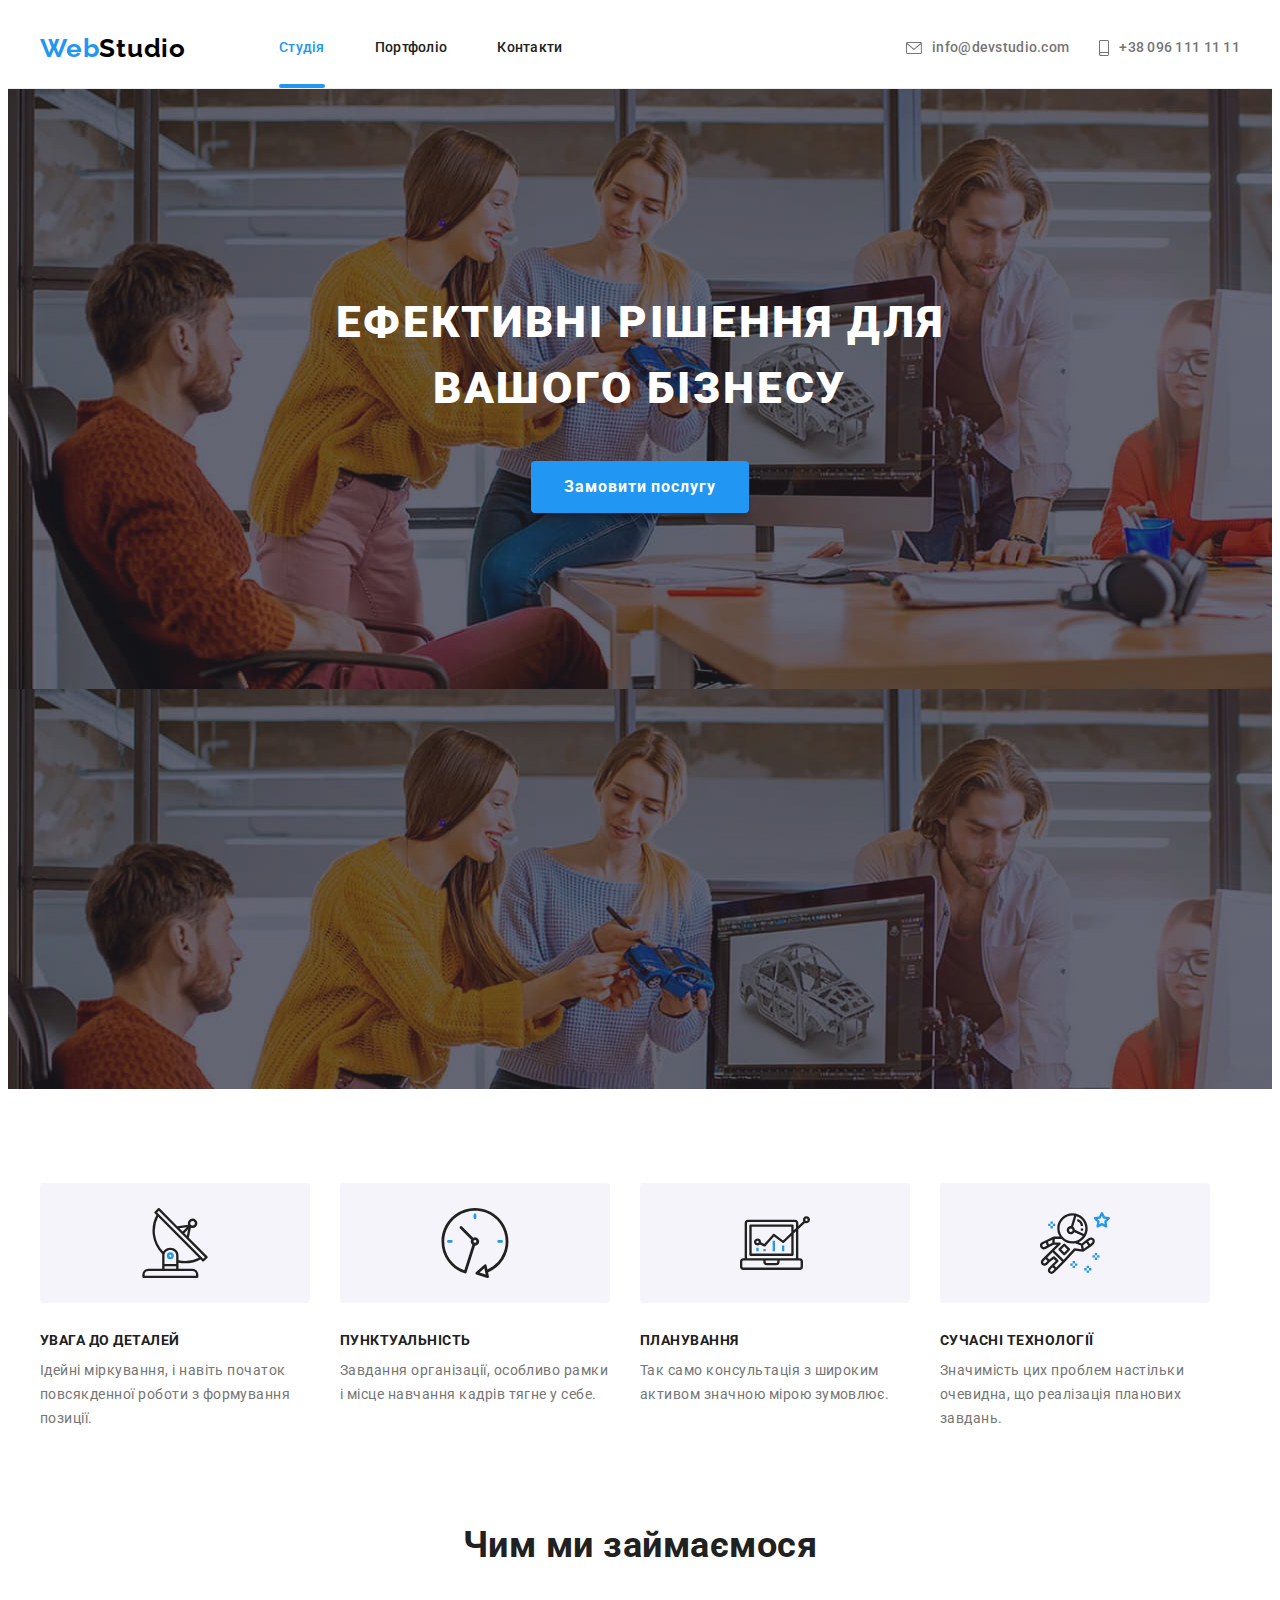
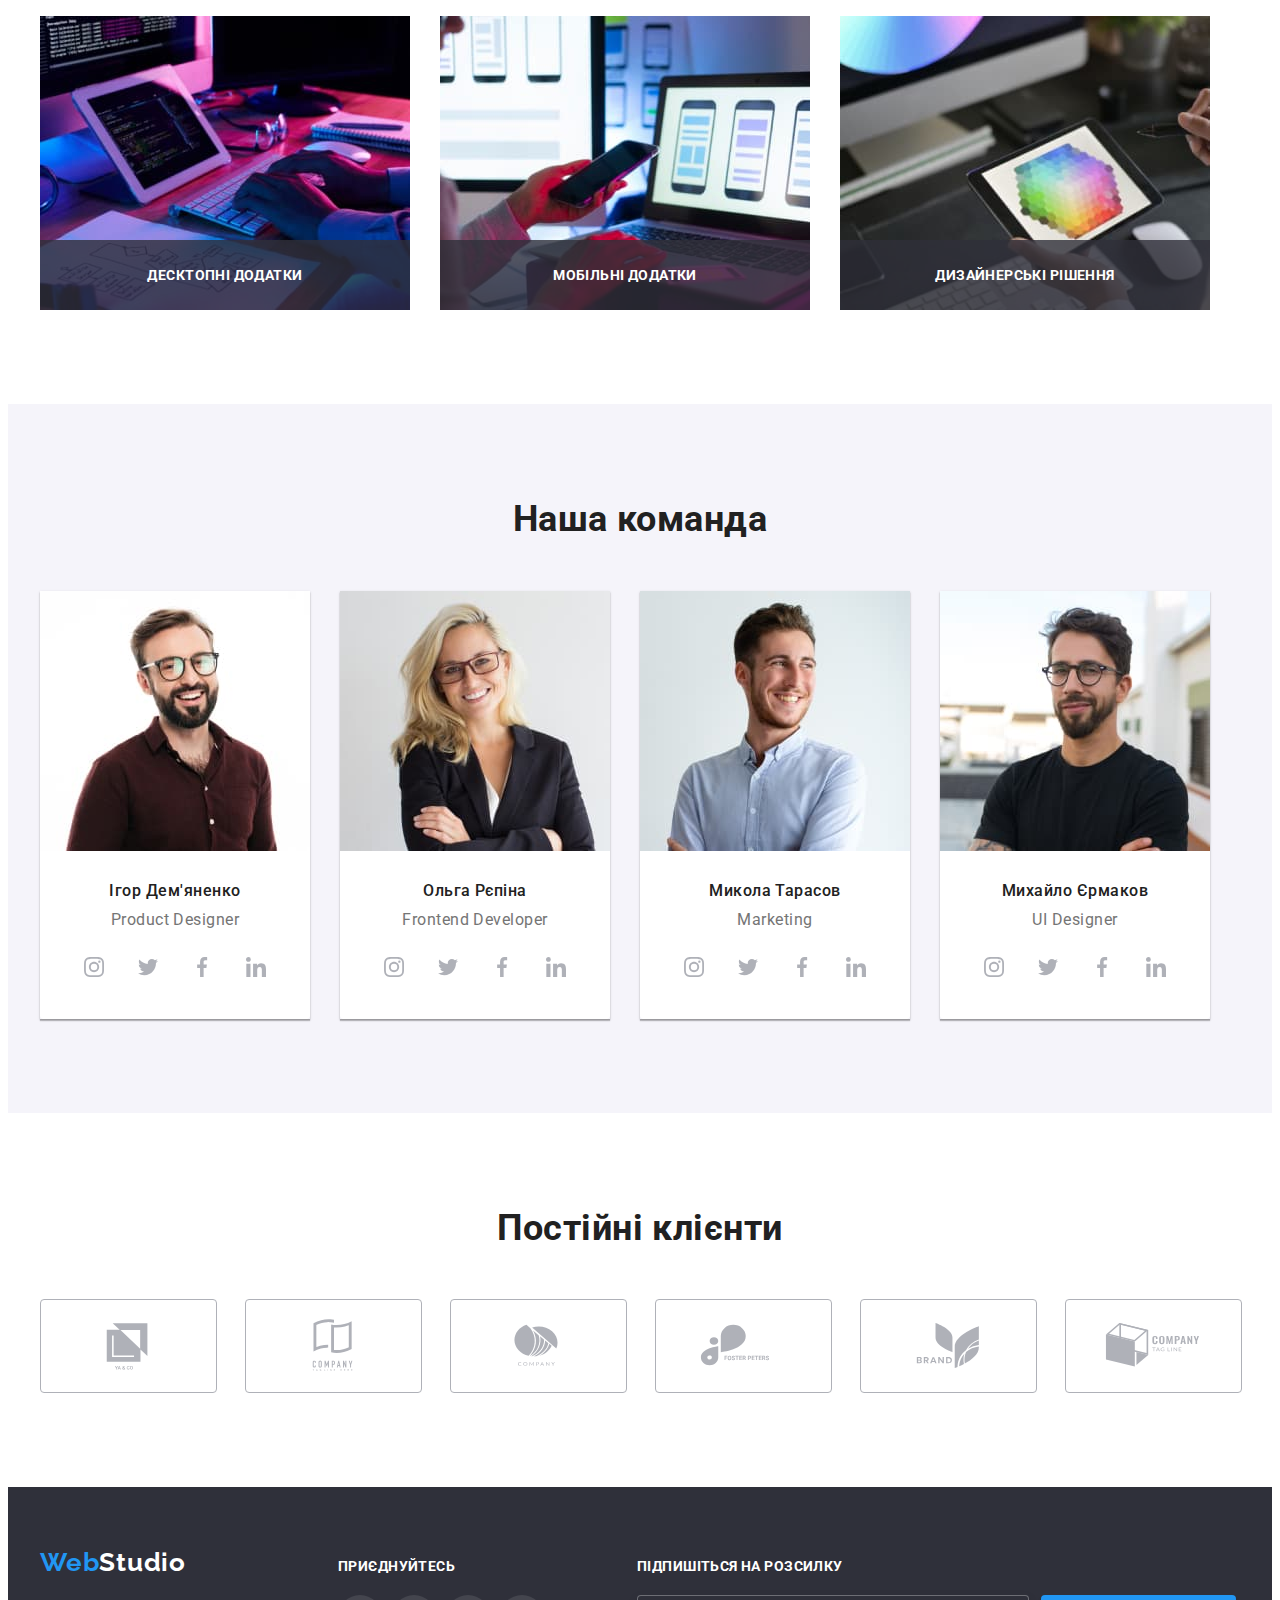
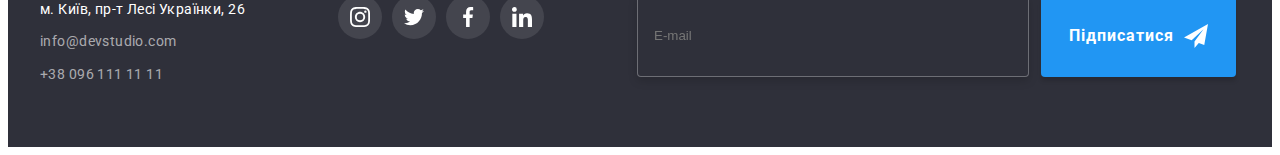
<file: index.html>
<!DOCTYPE html>
<html lang="uk">
  <head>
    <meta charset="UTF-8" />
    <meta http-equiv="X-UA-Compatible" content="IE=edge" />
    <meta name="viewport" content="width=device-width, initial-scale=1.0" />
    <title>Студія</title>
    <link rel="preconnect" href="https://fonts.googleapis.com" />
    <link rel="preconnect" href="https://fonts.gstatic.com" crossorigin />
    <link
      href="https://fonts.googleapis.com/css2?family=Raleway:wght@700&family=Roboto:wght@400;500;700;900&display=swap"
      rel="stylesheet"
    />
    <link
      rel="stylesheet"
      href="https://cdnjs.cloudflare.com/ajax/libs/modern-normalize/1.1.0/modern-normalize.min.css"
      integrity="sha512-wpPYUAdjBVSE4KJnH1VR1HeZfpl1ub8YT/NKx4PuQ5NmX2tKuGu6U/JRp5y+Y8XG2tV+wKQpNHVUX03MfMFn9Q=="
      crossorigin="anonymous"
      referrerpolicy="no-referrer"
    />
    <link rel="stylesheet" href="./css/main.min.css" />
  </head>
  <body>
    <header class="header">
      <div class="container">
        <div class="header__nav-link">
          <nav class="nav">
            <a class="logo" href="./index.html" lang="en" 
              >Web<span class="logo__header">Studio</span></a
            >
            <ul class="nav__list">
              <li class="nav__item"><a href="./index.html" class="nav__link nav__link--current">Студія</a></li>
              <li class="nav__item"><a href="./portfolio.html" class="nav__link">Портфоліо</a></li>
              <li class="nav__item"><a href="#" class="nav__link">Контакти</a></li>
            </ul>
          </nav>
          <ul class="header__contact">
            <li>
              <a href="mailto:info@devstudio.com" class="header__link">
                <svg class="header__icon" width="16" height="12">
                <use href="./images/icons.svg#icon-envelope"></use></svg>                
               info@devstudio.com </a>
            </li>
            <li>
              <a href="tel:+380961111111" class="header__link">
                 <svg class="header__icon" width="10" height="16">
                <use href="./images/icons.svg#icon-smartphone"></use></svg>               
                +38 096 111 11 11</a></li>
          </ul>
        </div>
      </div>
    </header>
    <main>
      <section class="hero">
        <div class="container">
          <h1 class="hero__title">Ефективні рішення для вашого бізнесу</h1>
          <button type="button" class="hero__button" data-modal-open>Замовити послугу</button>
        </div>
        
      </section>
      <section class="preference">
        <div class="container">
          <h2 class="visually-hidden">Наші переваги</h2>
          <ul class="preference__list">
            <li class="preference__item">
              <div class="preference__card">
                <svg class="preference__icon" width="70" height="70">
                <use href="./images/icons.svg#icon-antenna"></use></svg>
              </div>
              <h3 class="preference__title">Увага до деталей</h3>
              <p>Ідейні міркування, і навіть початок повсякденної роботи з формування позиції.</p>
            </li>
            <li class="preference__item">
                            <div class="preference__card">
                <svg class="preference__icon" width="70" height="70">
                <use href="./images/icons.svg#icon-clock"></use></svg>
              </div>
              <h3 class="preference__title">Пунктуальність</h3>
              <p>Завдання організації, особливо рамки і місце навчання кадрів тягне у себе.</p>
            </li>
            <li class="preference__item">
                            <div class="preference__card">
                <svg class="preference__icon" width="70" height="70">
                <use href="./images/icons.svg#icon-diagram"></use></svg>
              </div>
              <h3 class="preference__title">Планування</h3>
              <p>Так само консультація з широким активом значною мірою зумовлює.</p>
            </li>
            <li class="preference__item">
                            <div class="preference__card">
                <svg class="preference__icon" width="70" height="70">
                <use href="./images/icons.svg#icon-astronaut"></use></svg>
              </div>
              <h3 class="preference__title">Сучасні технології</h3>
              <p>Значимість цих проблем настільки очевидна, що реалізація планових завдань.</p>
            </li>
          </ul>
        </div>
      </section>
      <section class="work">
        <div class="container">
          <h2 class="work__title">Чим ми займаємося</h2>
          <ul class="work__list">
            <li class="work__item">
              <div class="work__card">
                <img src="./images/computer.jpg" alt="Людина працює за комп'ютером" width="370" />
                <h3 class="work__activity-title">Десктопні додатки</h3>
              </div>
            </li>
            <li class="work__item">
              <div class="work__card">
                <img src="./images/smartphone.jpg" alt="Людина працює зі смартфоном і комп'ютером" width="370" />
                <h3 class="work__activity-title">Мобільні додатки</h3>
              </div>
            </li>
            <li class="work__item">
              <div class="work__card">
                <img src="./images/tablet.jpg" alt="Людина працює з планшетом" width="370" />
                <h3 class="work__activity-title">Дизайнерські рішення</h3>
              </div>
            </li>
          </ul>
        </div>
      </section>
      <section class="team">
        <div class="container">
          <h2 class="team__title">Наша команда</h2>
          <ul class="team__list">
            <li class="team__item">
              <img src="./images/prod_designer.jpg" alt="Чоловік в червоній рубашці" width="270" />
              <div class="team__card">
                <h3 class="team__name">Ігор Дем'яненко</h3>
                <p class="team__specialty" lang="en">Product Designer</p>
                <ul class="team__net-list">
                  <li class="team__net-item">
                    <a href="" class="team__net-link">
                      <svg class="team__net-icon" width="20" height="20">
                        <use href="./images/icons.svg#icon-instagram"></use>
                      </svg>
                    </a>
                  </li>
                  <li class="team__net-item">
                    <a href="" class="team__net-link">
                      <svg class="team__net-icon" width="20" height="20">
                        <use href="./images/icons.svg#icon-twitter"></use>
                      </svg>
                    </a>
                  </li>
                  <li class="team__net-item">
                    <a href="" class="team__net-link">
                      <svg class="team__net-icon" width="20" height="20">
                        <use href="./images/icons.svg#icon-facebook"></use>
                      </svg>
                    </a>
                  </li>
                  <li class="team__net-item">
                    <a href="" class="team__net-link">
                      <svg class="team__net-icon" width="20" height="20">
                        <use href="./images/icons.svg#icon-linkedin"></use>
                      </svg>
                    </a>
                  </li>
                </ul>
              </div>
            </li>
            <li class="team__item">
              <img src="./images/frontend.jpg" alt="Жінка в чорному піджаку" width="270" />
              <div class="team__card">
                <h3 class="team__name">Ольга Рєпіна</h3>
                <p class="team__specialty" lang="en">Frontend Developer</p>
                <ul class="team__net-list">
                  <li class="team__net-item">
                    <a href="" class="team__net-link">
                      <svg class="team__net-icon" width="20" height="20">
                        <use href="./images/icons.svg#icon-instagram"></use>
                      </svg>
                    </a>
                  </li>
                  <li class="team__net-item">
                    <a href="" class="team__net-link">
                      <svg class="team__net-icon" width="20" height="20">
                        <use href="./images/icons.svg#icon-twitter"></use>
                      </svg>
                    </a>
                  </li>
                  <li class="team__net-item">
                    <a href="" class="team__net-link">
                      <svg class="team__net-icon" width="20" height="20">
                        <use href="./images/icons.svg#icon-facebook"></use>
                      </svg>
                    </a>
                  </li>
                  <li class="team__net-item">
                    <a href="" class="team__net-link">
                      <svg class="team__net-icon" width="20" height="20">
                        <use href="./images/icons.svg#icon-linkedin"></use>
                      </svg>
                    </a>
                  </li>
                </ul>
              </div>
            </li>
            <li class="team__item">
              <img src="./images/marketing.jpg" alt="Чоловік в синій рубашці" width="270" />
              <div class="team__card">
                <h3 class="team__name">Микола Тарасов</h3>
                <p class="team__specialty" lang="en">Marketing</p>
                <ul class="team__net-list">
                  <li class="team__net-item">
                    <a href="" class="team__net-link">
                      <svg class="team__net-icon" width="20" height="20">
                        <use href="./images/icons.svg#icon-instagram"></use>
                      </svg>
                    </a>
                  </li>
                  <li class="team__net-item">
                    <a href="" class="team__net-link">
                      <svg class="team__net-icon" width="20" height="20">
                        <use href="./images/icons.svg#icon-twitter"></use>
                      </svg>
                    </a>
                  </li>
                  <li class="team__net-item">
                    <a href="" class="team__net-link">
                      <svg class="team__net-icon" width="20" height="20">
                        <use href="./images/icons.svg#icon-facebook"></use>
                      </svg>
                    </a>
                  </li>
                  <li class="team__net-item">
                    <a href="" class="team__net-link">
                      <svg class="team__net-icon" width="20" height="20">
                        <use href="./images/icons.svg#icon-linkedin"></use>
                      </svg>
                    </a>
                  </li>
                </ul>
              </div>
            </li>
            <li class="team__item">
              <img src="./images/ui_designer.jpg" alt="Чоловік в чорній футболці" width="270" />
              <div class="team__card">
                <h3 class="team__name">Михайло Єрмаков</h3>
                <p class="team__specialty" lang="en">UI Designer</p>
                <ul class="team__net-list">
                  <li class="team__net-item">
                    <a href="" class="team__net-link">
                      <svg class="team__net-icon" width="20" height="20">
                        <use href="./images/icons.svg#icon-instagram"></use>
                      </svg>
                    </a>
                  </li>
                  <li class="team__net-item">
                    <a href="" class="team__net-link">
                      <svg class="team__net-icon" width="20" height="20">
                        <use href="./images/icons.svg#icon-twitter"></use>
                      </svg>
                    </a>
                  </li>
                  <li class="team__net-item">
                    <a href="" class="team__net-link">
                      <svg class="team__net-icon" width="20" height="20">
                        <use href="./images/icons.svg#icon-facebook"></use>
                      </svg>
                    </a>
                  </li>
                  <li class="team__net-item">
                    <a href="" class="team__net-link">
                      <svg class="team__net-icon" width="20" height="20">
                        <use href="./images/icons.svg#icon-linkedin"></use>
                      </svg>
                    </a>
                  </li>
                </ul>
              </div>
            </li>
          </ul>
        </div>
      </section>
      <section class="clients">
        <div class="container">
          <h2 class="clients__title">Постійні клієнти</h2>
          <ul class="clients__list">
            <li class="clients__item">
              <a href="" class="clients__link"
                ><svg class="clients__icon" width="106" height="60">
                  <use href="./images/icons.svg#icon-logo1"></use></svg
              ></a>
            </li>
            <li class="clients__item">
              <a href="" class="clients__link"
                ><svg class="clients__icon" width="106" height="60">
                  <use href="./images/icons.svg#icon-logo2"></use></svg
              ></a>
            </li>
            <li class="clients__item">
              <a href="" class="clients__link"
                ><svg class="clients__icon" width="106" height="60">
                  <use href="./images/icons.svg#icon-logo3"></use></svg
              ></a>
            </li>
            <li class="clients__item">
              <a href="" class="clients__link"
                ><svg class="clients__icon" width="106" height="60">
                  <use href="./images/icons.svg#icon-logo4"></use></svg
              ></a>
            </li>
            <li class="clients__item">
              <a href="" class="clients__link"
                ><svg class="clients__icon" width="106" height="60">
                  <use href="./images/icons.svg#icon-logo5"></use></svg
              ></a>
            </li>
            <li class="clients__item">
              <a href="" class="clients__link"
                ><svg class="clients__icon" width="106" height="60">
                  <use href="./images/icons.svg#icon-logo6"></use></svg
              ></a>
            </li>
          </ul>
        </div>
      </section>
    </main>
    <footer class="footer">
      <div class="container">
        <div class="footer__section">
        <div class="footer__address">
          <a class="logo" href="./index.html" lang="en"
            >Web<span class="logo__footer">Studio</span></a
          >
          <address class="address">
            <ul>
              <li class="address__item">
                <a
                  class="address__map"
                  href="https://goo.gl/maps/W8Mo3k8APGKfxBTi7"
                  target="_blank"
                  rel="noopener noreferrer nofollow"
                >
                  <span class="address__link-map">м. Київ, пр-т Лесі Українки, 26</span></a
                >
              </li>
              <li class="address__item">
                <a href="mailto:info@devstudio.com" lang="en" class="address__link"
                  >info@devstudio.com</a
                >
              </li>
              <li class="address__item">
                <a href="tel:+380961111111" class="address__link">+38 096 111 11 11</a>
              </li>
            </ul>
          </address>
        </div>
        <div class="footer__net-section">
          <h2 class="footer__titel">Приєднуйтесь</h2>
          <ul class="footer__net-list">
            <li class="footer__net-item">
              <a href="" class="footer__net-link">
                <svg class="footer__net-icon" width="20" height="20">
                  <use href="./images/icons.svg#icon-instagram"></use>
                </svg>
              </a>
            </li>
            <li class="footer__net-item">
              <a href="" class="footer__net-link">
                <svg class="footer__net-icon" width="20" height="20">
                  <use href="./images/icons.svg#icon-twitter"></use>
                </svg>
              </a>
            </li>
            <li class="footer__net-item">
              <a href="" class="footer__net-link">
                <svg class="footer__net-icon" width="20" height="20">
                  <use href="./images/icons.svg#icon-facebook"></use>
                </svg>
              </a>
            </li>
            <li class="footer__net-item">
              <a href="" class="footer__net-link">
                <svg class="footer__net-icon" width="20" height="20">
                  <use href="./images/icons.svg#icon-linkedin"></use>
                </svg>
              </a>
            </li>
          </ul>
        </div>

        <div class="footer__form-box">
          <h3 class="footer__titel">Підпишіться на розсилку</h3>
          <form name="footer__form">
            <div class="footer__subscribe">
              <input class="footer__input" type="email" name="person-mail" placeholder="E-mail">      
              <button type="submit" class="footer__button">
                Підписатися
                <svg class="footer__icon-send" width="24" height="24">
                  <use href="./images/icons.svg#icon-icon-send"></use>
                </svg>
              </button>
            </div>
          </form>
        </div>
        
      </div>
    </div>
  </div>
</footer>
        <div class="backdrop is-hidden" data-modal>
          <div class="modal">
          <button class="modal__close-button" type="button" data-modal-close>
            <svg class="modal__close-icon" width="18" height="18">
                <use href="./images/icons.svg#icon-close-black"></use></svg>
          </button>
          <h2 class="modal__title">Залиште свої дані, ми вам передзвонимо</h2>
          <form name="contact-form">
            <label class="form__label" for="person-name">Ім'я</label>
            <div class="form__control">
            <input class="form__input" id="person-name" type="text" name="person-name">
            <svg class="form__icon" width="18" height="18">
              <use href="./images/icons.svg#icon-person-black"></use>
            </svg>
            </div>

            <label class="form__label" for="person-phone">Телефон</label>
            <div class="form__control">
            <input class="form__input" id="person-phone" type="tel" name="person-phone">
            <svg class="form__icon" width="18" height="18">
              <use href="./images/icons.svg#icon-phone-black"></use>
            </svg>
            </div>

            <label class="form__label" for="person-mail">Пошта</label>
            <div class="form__control">
            <input class="form__input" id="person-mail" type="email" name="person-mail">
            <svg class="form__icon" width="18" height="18">
              <use href="./images/icons.svg#icon-email-black"></use>
            </svg>
            </div>

            <label class="form__label" for="person-comment">Коментар</label>
            <textarea class="form__textarea" id="person-comment" name="person-comment" placeholder="Введіть текст"></textarea>

            <div class="form__checkbox-control">
            <label class="form__checkbox-label" for="terms-checkbox">Погоджуюся з розсилкою та приймаю 
              <a class="form__terms-contract" href="#">Умови договору</a>
              <input class="form__checkbox-input" id="terms-checkbox" type="checkbox" name="terms-checkbox">
              <svg class="form__icon-check" width="16" height="15">
              <use href="./images/icons.svg#icon-icon-check"></use>
              </svg>
            </label>
            </div>

            <button type="submit" class="form__button">Відправити</button>

          </form>
        </div>
        </div>

<script src="./js/modal.js"></script>
</body>
</html>
</file>
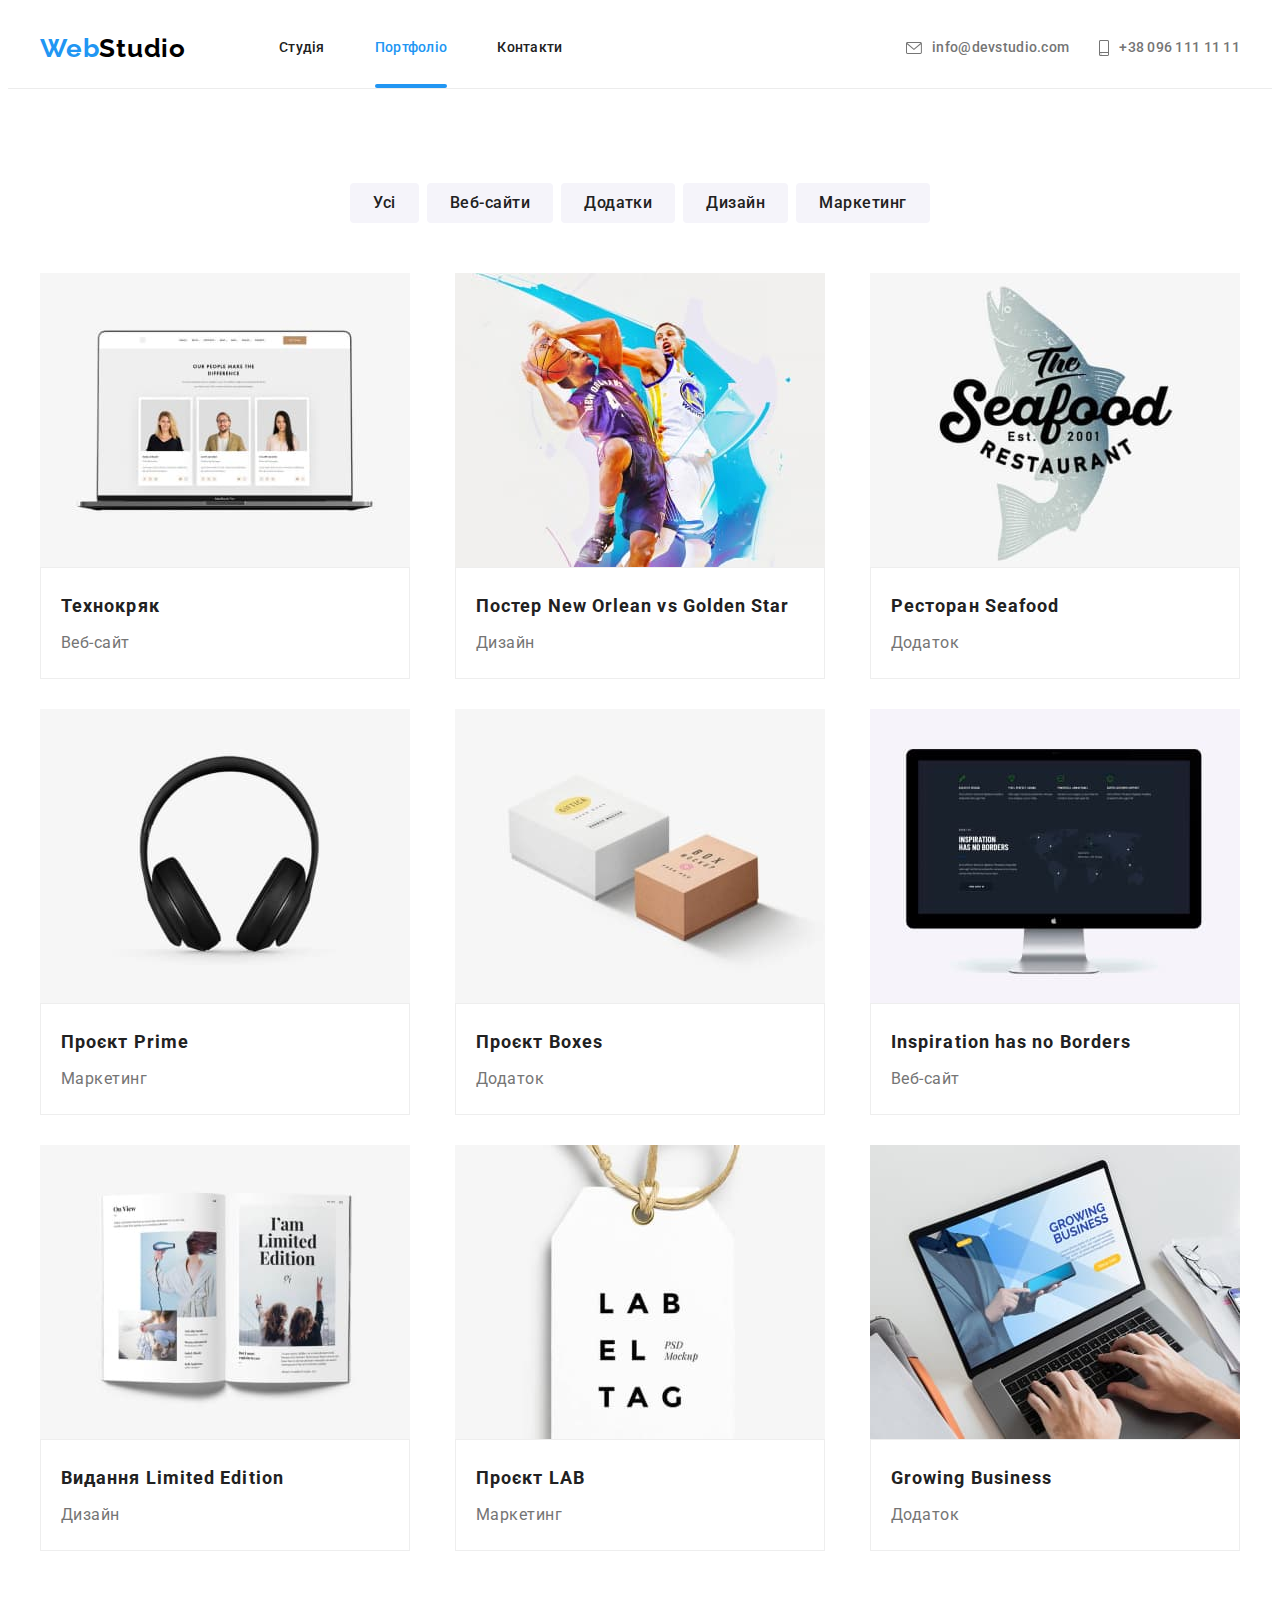
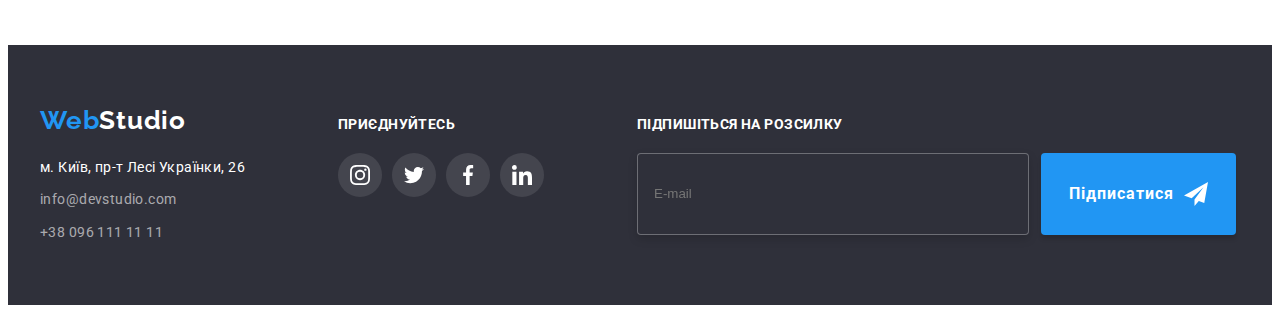
<file: portfolio.html>
<!DOCTYPE html>
<html lang="uk">
  <head>
    <meta charset="UTF-8" />
    <meta http-equiv="X-UA-Compatible" content="IE=edge" />
    <meta name="viewport" content="width=device-width, initial-scale=1.0" />
    <title>Портфоліо</title>
    <link rel="preconnect" href="https://fonts.googleapis.com" />
    <link rel="preconnect" href="https://fonts.gstatic.com" crossorigin />
    <link
      href="https://fonts.googleapis.com/css2?family=Raleway:wght@700&family=Roboto:wght@400;500;700;900&display=swap"
      rel="stylesheet"
    />
    <link
      rel="stylesheet"
      href="https://cdnjs.cloudflare.com/ajax/libs/modern-normalize/1.1.0/modern-normalize.min.css"
      integrity="sha512-wpPYUAdjBVSE4KJnH1VR1HeZfpl1ub8YT/NKx4PuQ5NmX2tKuGu6U/JRp5y+Y8XG2tV+wKQpNHVUX03MfMFn9Q=="
      crossorigin="anonymous"
      referrerpolicy="no-referrer"
    />
    <link rel="stylesheet" href="./css/main.min.css" />
  </head>
  <body>
    <header class="header">
      <div class="container">
        <div class="header__nav-link">
          <nav class="nav">
            <a class="logo" href="./index.html" lang="en" 
              >Web<span class="logo__header">Studio</span></a
            >
            <ul class="nav__list">
              <li class="nav__item"><a href="./index.html" class="nav__link">Студія</a></li>
              <li class="nav__item"><a href="./portfolio.html" class="nav__link nav__link--current">Портфоліо</a></li>
              <li class="nav__item"><a href="#" class="nav__link">Контакти</a></li>
            </ul>
          </nav>
          <ul class="header__contact">
            <li>
              <a href="mailto:info@devstudio.com" class="header__link">
                <svg class="header__icon" width="16" height="12">
                <use href="./images/icons.svg#icon-envelope"></use></svg>                
               info@devstudio.com </a>
            </li>
            <li>
              <a href="tel:+380961111111" class="header__link">
                 <svg class="header__icon" width="10" height="16">
                <use href="./images/icons.svg#icon-smartphone"></use></svg>               
                +38 096 111 11 11</a></li>
          </ul>
        </div>
      </div>
    </header>
    <main>
      <section class="portfolio">
        <div class="container">
          <h1 class="visually-hidden">Портфоліо</h1>
          <h2 class="visually-hidden">Фільтр</h2>
          <ul class="filter">
            <li class="filter__item"><button type="button" class="filter__button">Усі</button></li>
            <li class="filter__item"><button type="button" class="filter__button">Веб-сайти</button></li>
            <li class="filter__item"><button type="button" class="filter__button">Додатки</button></li>
            <li class="filter__item"><button type="button" class="filter__button">Дизайн</button></li>
            <li class="filter__item"><button type="button" class="filter__button">Маркетинг</button></li>
          </ul>
          <h2 class="visually-hidden">Список робіт</h2>
          <ul class="portfolio__list-work">
            <li class="portfolio__item">
              <div class="portfolio__card">
                 <img src="./images/project1.jpg" alt="Макбук із зображенням трьох людей" width="370" />
              <div class="portfolio__card-overlay">           
              <p class="portfolio__text-overlay">Ресурс пропонує комплексні пропозиції з різним рівнем функціоналу та сервісів. Все це дозволить відвідувачу отримати вичерпні відомості про компанію чи приватну особу.</p>
              </div>
              </div>
              <div class="portfolio__container-work">
                <h3 class="portfolio__title-list">Технокряк</h3>
                <p>Веб-сайт</p>
              </div>
            </li>
            <li class="portfolio__item">
              <div class="portfolio__card">
                 <img src="./images/project2.jpg" alt="Два баскетболіста з м'ячем" width="370" />
              <div class="portfolio__card-overlay">           
              <p class="portfolio__text-overlay">Ресурс пропонує комплексні пропозиції з різним рівнем функціоналу та сервісів. Все це дозволить відвідувачу отримати вичерпні відомості про компанію чи приватну особу.</p>
              </div>
              </div>
              <div class="portfolio__container-work">
                <h3 class="portfolio__title-list">Постер New Orlean vs Golden Star</h3>
                <p>Дизайн</p>
              </div>
            </li>
            <li class="portfolio__item">
              <div class="portfolio__card">
                  <img src="./images/project3.jpg" alt="Логотип ресторану" width="370" />
              <div class="portfolio__card-overlay">           
              <p class="portfolio__text-overlay">Ресурс пропонує комплексні пропозиції з різним рівнем функціоналу та сервісів. Все це дозволить відвідувачу отримати вичерпні відомості про компанію чи приватну особу.</p>
              </div>
              </div>
              <div class="portfolio__container-work">
                <h3 class="portfolio__title-list">Ресторан Seafood</h3>
                <p>Додаток</p>
              </div>
            </li>
            <li class="portfolio__item">
              <div class="portfolio__card">
                  <img src="./images/project4.jpg" alt="Чорні навушники" width="370" />
              <div class="portfolio__card-overlay">           
              <p class="portfolio__text-overlay">Ресурс пропонує комплексні пропозиції з різним рівнем функціоналу та сервісів. Все це дозволить відвідувачу отримати вичерпні відомості про компанію чи приватну особу.</p>
              </div>
              </div>
              <div class="portfolio__container-work">
                <h3 class="portfolio__title-list">Проєкт Prime</h3>
                <p>Маркетинг</p>
              </div>
            </li>
            <li class="portfolio__item">
              <div class="portfolio__card">
                 <img src="./images/project5.jpg" alt="Дві картонні коробки" width="370" />
              <div class="portfolio__card-overlay">           
              <p class="portfolio__text-overlay">Ресурс пропонує комплексні пропозиції з різним рівнем функціоналу та сервісів. Все це дозволить відвідувачу отримати вичерпні відомості про компанію чи приватну особу.</p>
              </div>
              </div>
              <div class="portfolio__container-work">
                <h3 class="portfolio__title-list">Проєкт Boxes</h3>
                <p>Додаток</p>
              </div>
            </li>
            <li class="portfolio__item">
              <div class="portfolio__card">
                  <img src="./images/project6.jpg" alt="Монітор із зображенням сайту" width="370" />
              <div class="portfolio__card-overlay">           
              <p class="portfolio__text-overlay">Ресурс пропонує комплексні пропозиції з різним рівнем функціоналу та сервісів. Все це дозволить відвідувачу отримати вичерпні відомості про компанію чи приватну особу.</p>
              </div>
              </div>
              <div class="portfolio__container-work">
                <h3 class="portfolio__title-list">Inspiration has no Borders</h3>
                <p>Веб-сайт</p>
              </div>
            </li>
            <li class="portfolio__item">
              <div class="portfolio__card">
                   <img src="./images/project7.jpg" alt="Глянцевий журнал" width="370" />
              <div class="portfolio__card-overlay">           
              <p class="portfolio__text-overlay">Ресурс пропонує комплексні пропозиції з різним рівнем функціоналу та сервісів. Все це дозволить відвідувачу отримати вичерпні відомості про компанію чи приватну особу.</p>
              </div>
              </div>
              <div class="portfolio__container-work">
                <h3 class="portfolio__title-list">Видання Limited Edition</h3>
                <p>Дизайн</p>
              </div>
            </li>
            <li class="portfolio__item">
              <div class="portfolio__card">
                  <img src="./images/project8.jpg" alt="Бірка" width="370" />
              <div class="portfolio__card-overlay">           
              <p class="portfolio__text-overlay">Ресурс пропонує комплексні пропозиції з різним рівнем функціоналу та сервісів. Все це дозволить відвідувачу отримати вичерпні відомості про компанію чи приватну особу.</p>
              </div>
              </div>
              <div class="portfolio__container-work">
                <h3 class="portfolio__title-list">Проєкт LAB</h3>
                <p>Маркетинг</p>
              </div>
            </li>
            <li class="portfolio__item">
              <div class="portfolio__card">
                  <img src="./images/project9.jpg" alt="Людина працює за ноутбуком" width="370" />
              <div class="portfolio__card-overlay">           
              <p class="portfolio__text-overlay">Ресурс пропонує комплексні пропозиції з різним рівнем функціоналу та сервісів. Все це дозволить відвідувачу отримати вичерпні відомості про компанію чи приватну особу.</p>
              </div>
              </div>
              <div class="portfolio__container-work">
                <h3 class="portfolio__title-list">Growing Business</h3>
                <p>Додаток</p>
              </div>
            </li>
          </ul>
        </div>
      </section>
    </main>
    <footer class="footer">
      <div class="container">
        <div class="footer__section">
        <div class="footer__address">
          <a class="logo" href="./index.html" lang="en"
            >Web<span class="logo__footer">Studio</span></a
          >
          <address class="address">
            <ul>
              <li class="address__item">
                <a
                  class="address__map"
                  href="https://goo.gl/maps/W8Mo3k8APGKfxBTi7"
                  target="_blank"
                  rel="noopener noreferrer nofollow"
                >
                  <span class="address__link-map">м. Київ, пр-т Лесі Українки, 26</span></a
                >
              </li>
              <li class="address__item">
                <a href="mailto:info@devstudio.com" lang="en" class="address__link"
                  >info@devstudio.com</a
                >
              </li>
              <li class="address__item">
                <a href="tel:+380961111111" class="address__link">+38 096 111 11 11</a>
              </li>
            </ul>
          </address>
        </div>
        <div class="footer__net-section">
          <h2 class="footer__titel">Приєднуйтесь</h2>
          <ul class="footer__net-list">
            <li class="footer__net-item">
              <a href="" class="footer__net-link">
                <svg class="footer__net-icon" width="20" height="20">
                  <use href="./images/icons.svg#icon-instagram"></use>
                </svg>
              </a>
            </li>
            <li class="footer__net-item">
              <a href="" class="footer__net-link">
                <svg class="footer__net-icon" width="20" height="20">
                  <use href="./images/icons.svg#icon-twitter"></use>
                </svg>
              </a>
            </li>
            <li class="footer__net-item">
              <a href="" class="footer__net-link">
                <svg class="footer__net-icon" width="20" height="20">
                  <use href="./images/icons.svg#icon-facebook"></use>
                </svg>
              </a>
            </li>
            <li class="footer__net-item">
              <a href="" class="footer__net-link">
                <svg class="footer__net-icon" width="20" height="20">
                  <use href="./images/icons.svg#icon-linkedin"></use>
                </svg>
              </a>
            </li>
          </ul>
        </div>

        <div class="footer__form-box">
          <h3 class="footer__titel">Підпишіться на розсилку</h3>
          <form name="footer__form">
            <div class="footer__subscribe">
              <input class="footer__input" type="email" name="person-mail" placeholder="E-mail">      
              <button type="submit" class="footer__button">
                Підписатися
                <svg class="footer__icon-send" width="24" height="24">
                  <use href="./images/icons.svg#icon-icon-send"></use>
                </svg>
              </button>
            </div>
          </form>
        </div>
        
      </div>
    </div>
  </div>
</footer>
  </body>
</html>
</file>
<file: css/main.min.css>
:root{--title-text-color: #212121;--primary-text-color: #757575;--accent-text-color: #2196F3;--primary-white-color: #FFFFFF;--secondary-white-color: #F5F5F5;--tertiary-white-color: #F5F4FA;--primary-dark-color: #2F303A;--contact-footer-color: rgba(255, 255, 255, 0.6);--logo-black-color: #000000;--icon-color: #AFB1B8;--border-form: rgba(33, 33, 33, 0.2)}body{font-family:"Roboto",sans-serif;color:var(--primary-text-color);font-weight:400;letter-spacing:.03em}ul{list-style:none}h1,h2,h3,h4,h5,h6,p,ul{margin:0;padding:0}img{display:block;max-width:100%;height:auto}.container{width:1200px;margin:0 auto;padding:0 15px}.team,.work,.clients,.portfolio{padding:94px 0}.preference{padding:94px 0 0}.preference,.work,.clients{background-color:var(--primary-white-color)}.work__title,.team__title,.clients__title{color:var(--title-text-color);font-weight:700;font-size:36px;line-height:1.17;text-align:center;margin-bottom:50px}.visually-hidden{position:absolute;white-space:nowrap;width:1px;height:1px;overflow:hidden;border:0;padding:0;clip:rect(0 0 0 0);-webkit-clip-path:inset(50%);clip-path:inset(50%);margin:-1px}.address{font-style:normal;font-weight:400;font-size:14px;line-height:1.7;letter-spacing:.03em;cursor:pointer}.address__item:not(:last-child){margin-bottom:9px}.address__link,.address__link-map,.address__map{text-decoration:none;-webkit-transition-property:color;transition-property:color;-webkit-transition-duration:250ms;transition-duration:250ms;-webkit-transition-timing-function:cubic-bezier(0.4, 0, 0.2, 1);transition-timing-function:cubic-bezier(0.4, 0, 0.2, 1)}.address__link:hover,.address__link:focus,.address__link-map:hover,.address__link-map:focus,.address__map:hover,.address__map:focus{color:var(--accent-text-color)}.address__link-map,.address__map{color:var(--primary-white-color)}.address__link{color:var(--contact-footer-color)}.clients__list{display:-webkit-box;display:-ms-flexbox;display:flex;gap:30px}.clients__item{width:calc((100% - 150px)/6)}.clients__link{width:100%;height:92px;border:1px solid #afb1b8;border-radius:4px;display:-webkit-box;display:-ms-flexbox;display:flex;-webkit-box-align:center;-ms-flex-align:center;align-items:center;-webkit-box-pack:center;-ms-flex-pack:center;justify-content:center;color:var(--icon-color);-webkit-transition-property:color,border-color;transition-property:color,border-color;-webkit-transition-duration:250ms;transition-duration:250ms;-webkit-transition-timing-function:cubic-bezier(0.4, 0, 0.2, 1);transition-timing-function:cubic-bezier(0.4, 0, 0.2, 1)}.clients__link:hover,.clients__link:focus{border-color:var(--accent-text-color);color:var(--accent-text-color)}.clients__icon{fill:currentColor}.filter{display:-webkit-box;display:-ms-flexbox;display:flex;-webkit-box-pack:center;-ms-flex-pack:center;justify-content:center;margin-bottom:50px}.filter__item:not(:last-child){margin-right:8px}.filter__button{font-family:"Roboto",sans-serif;color:var(--title-text-color);background-color:var(--tertiary-white-color);font-weight:500;font-size:16px;line-height:1.62;letter-spacing:.03em;text-align:center;padding:6px 22px;border-radius:4px;cursor:pointer;border:1px solid rgba(0,0,0,0);-webkit-transition-property:color,background-color,-webkit-box-shadow;transition-property:color,background-color,-webkit-box-shadow;transition-property:color,background-color,box-shadow;transition-property:color,background-color,box-shadow,-webkit-box-shadow;-webkit-transition-duration:250ms;transition-duration:250ms;-webkit-transition-timing-function:cubic-bezier(0.4, 0, 0.2, 1);transition-timing-function:cubic-bezier(0.4, 0, 0.2, 1)}.filter__button:hover,.filter__button:focus{color:var(--primary-white-color);background-color:var(--accent-text-color);-webkit-box-shadow:0px 3px 1px rgba(0,0,0,.1),0px 1px 2px rgba(0,0,0,.08),0px 2px 2px rgba(0,0,0,.12);box-shadow:0px 3px 1px rgba(0,0,0,.1),0px 1px 2px rgba(0,0,0,.08),0px 2px 2px rgba(0,0,0,.12)}.footer{background-color:var(--primary-dark-color);padding:60px 0}.footer__section{display:-webkit-box;display:-ms-flexbox;display:flex;-webkit-box-align:baseline;-ms-flex-align:baseline;align-items:baseline;-webkit-box-pack:start;-ms-flex-pack:start;justify-content:flex-start;gap:93px}.footer__net-list{display:-webkit-box;display:-ms-flexbox;display:flex;-webkit-box-pack:center;-ms-flex-pack:center;justify-content:center;gap:10px}.footer__titel{font-weight:700;font-size:14px;line-height:1.14;letter-spacing:.03em;text-transform:uppercase;color:var(--primary-white-color);margin-bottom:20px}.footer__net-section{display:-webkit-box;display:-ms-flexbox;display:flex;-webkit-box-orient:vertical;-webkit-box-direction:normal;-ms-flex-direction:column;flex-direction:column}.footer__net-link{width:44px;height:44px;display:-webkit-box;display:-ms-flexbox;display:flex;-webkit-box-align:center;-ms-flex-align:center;align-items:center;-webkit-box-pack:center;-ms-flex-pack:center;justify-content:center;background-color:rgba(255,255,255,.1);border-radius:50%;color:var(--primary-white-color);-webkit-transition-property:background-color;transition-property:background-color;-webkit-transition-duration:250ms;transition-duration:250ms;-webkit-transition-timing-function:cubic-bezier(0.4, 0, 0.2, 1);transition-timing-function:cubic-bezier(0.4, 0, 0.2, 1)}.footer__net-link:hover,.footer__net-link:focus{background-color:var(--accent-text-color)}.footer__net-icon{fill:currentColor}.footer__form-box{display:-webkit-box;display:-ms-flexbox;display:flex;-webkit-box-orient:vertical;-webkit-box-direction:normal;-ms-flex-direction:column;flex-direction:column;margin:right auto}.footer__subscribe{display:-webkit-box;display:-ms-flexbox;display:flex;-webkit-box-pack:center;-ms-flex-pack:center;justify-content:center;gap:12px}.footer__input{width:358px;height:50px;border:1px solid rgba(255,255,255,.3);-webkit-filter:drop-shadow(0px 4px 4px rgba(0, 0, 0, 0.15));filter:drop-shadow(0px 4px 4px rgba(0, 0, 0, 0.15));border-radius:4px;background-color:var(--primary-dark-color);padding:15px 16px;color:rgba(255,255,255,.6);outline:none}.footer__button{display:-webkit-box;display:-ms-flexbox;display:flex;-webkit-box-align:center;-ms-flex-align:center;align-items:center;gap:10px;padding:10px 28px;font-family:inherit;background-color:var(--accent-text-color);color:var(--primary-white-color);fill:var(--primary-white-color);font-weight:700;font-size:16px;line-height:1.87;letter-spacing:.06em;text-align:center;-webkit-box-shadow:0px 4px 4px rgba(0,0,0,.15);box-shadow:0px 4px 4px rgba(0,0,0,.15);border-radius:4px;border:none;cursor:pointer}.header{background-color:var(--primary-white-color);font-weight:500;font-size:14px;line-height:1.14;letter-spacing:.02em;border-bottom:1px solid #ececec}.header__nav-link{display:-webkit-box;display:-ms-flexbox;display:flex;-webkit-box-align:center;-ms-flex-align:center;align-items:center;-webkit-box-pack:justify;-ms-flex-pack:justify;justify-content:space-between}.header__contact{display:-webkit-box;display:-ms-flexbox;display:flex;gap:30px;-webkit-box-align:center;-ms-flex-align:center;align-items:center;-webkit-box-pack:justify;-ms-flex-pack:justify;justify-content:space-between}.header__contact :hover,.header__contact :focus{color:var(--accent-text-color)}.header__link{display:-webkit-box;display:-ms-flexbox;display:flex;-webkit-box-align:center;-ms-flex-align:center;align-items:center;-webkit-box-pack:center;-ms-flex-pack:center;justify-content:center;padding:32px 0;color:var(--primary-text-color);text-decoration:none;-webkit-transition-property:color;transition-property:color;-webkit-transition-duration:250ms;transition-duration:250ms;-webkit-transition-timing-function:cubic-bezier(0.4, 0, 0.2, 1);transition-timing-function:cubic-bezier(0.4, 0, 0.2, 1)}.header__icon{fill:currentColor;margin-right:10px}.hero{background-color:var(--primary-dark-color);padding:200px 0;text-align:center}.hero__title{width:696px;margin:0 auto;margin-bottom:40px;color:var(--primary-white-color);font-weight:900;font-size:44px;line-height:1.5;letter-spacing:.06em;text-transform:uppercase}.hero__button{padding:10px 32px;font-family:inherit;background-color:var(--accent-text-color);color:var(--primary-white-color);font-weight:700;font-size:16px;line-height:1.87;letter-spacing:.06em;text-align:center;-webkit-box-shadow:0px 4px 4px rgba(0,0,0,.15);box-shadow:0px 4px 4px rgba(0,0,0,.15);border-radius:4px;border:1px solid rgba(0,0,0,0);cursor:pointer}.hero{max-width:1600px;height:600px;margin-left:auto;margin-right:auto;background-image:-webkit-gradient(linear, left top, left bottom, from(rgba(47, 48, 58, 0.4)), to(rgba(47, 48, 58, 0.4))),url(../images/overlay.jpg);background-image:linear-gradient(rgba(47, 48, 58, 0.4), rgba(47, 48, 58, 0.4)),url(../images/overlay.jpg)}.logo,.logo__header{font-family:"Raleway",sans-serif;font-weight:700;font-size:26px;line-height:1.19;letter-spacing:.03em}.logo{color:var(--accent-text-color);text-decoration:none}.logo__header{color:var(--logo-black-color);margin-right:93px}.logo__footer{display:inline-block;font-family:"Raleway",sans-serif;font-weight:700;font-size:26px;line-height:1.19;letter-spacing:.03em;color:var(--primary-white-color);margin-bottom:20px}.backdrop{position:fixed;top:0;left:0;width:100%;height:100%;background-color:rgba(0,0,0,.2);opacity:1;-webkit-transition:opacity 250ms,visibility 250ms;transition:opacity 250ms,visibility 250ms;text-align:left}.backdrop.is-hidden{opacity:0;visibility:hidden;pointer-events:none}.modal{position:absolute;top:50%;left:50%;-webkit-transform:translate(-50%, -50%);transform:translate(-50%, -50%);padding:40px 39px 40px 41px;min-width:528px;min-height:581px;background-color:var(--primary-white-color);-webkit-box-shadow:0px 1px 3px rgba(0,0,0,.12),0px 1px 1px rgba(0,0,0,.14),0px 2px 1px rgba(0,0,0,.2);box-shadow:0px 1px 3px rgba(0,0,0,.12),0px 1px 1px rgba(0,0,0,.14),0px 2px 1px rgba(0,0,0,.2);border-radius:4px}.modal__title{font-weight:700;font-size:20px;line-height:1.15;text-align:center;letter-spacing:.03em;margin-bottom:12px;color:var(--title-text-color)}.modal__close-button{position:absolute;top:8px;right:8px;width:30px;height:30px;display:-webkit-box;display:-ms-flexbox;display:flex;-webkit-box-align:center;-ms-flex-align:center;align-items:center;-webkit-box-pack:center;-ms-flex-pack:center;justify-content:center;background-color:var(--primary-white-color);border:1px solid rgba(0,0,0,.1);border-radius:50%;cursor:pointer}.modal__close-button:hover .modal__close-icon{fill:var(--accent-text-color)}.form__label{display:block;font-size:12px;line-height:1.17;letter-spacing:.01em;margin-bottom:4px}.form__control{position:relative;margin-bottom:10px}.form__input{width:100%;height:40px;padding:11px 12px 11px 42px;border:1px solid var(--border-form);border-radius:4px;outline:none;cursor:pointer}.form__input:hover,.form__input:focus{border-color:var(--accent-text-color)}.form__input:hover+.form__icon,.form__input:focus+.form__icon{fill:var(--accent-text-color)}.form__icon{position:absolute;left:12px;top:50%;-webkit-transform:translateY(-50%);transform:translateY(-50%);fill:var(--title-text-color)}.form__textarea{width:100%;height:120px;padding:12px 16px;margin-bottom:20px;border:1px solid var(--border-form);border-radius:4px;resize:none;outline:none;cursor:pointer}.form__checkbox-control{position:relative;display:-webkit-box;display:-ms-flexbox;display:flex;-webkit-box-align:center;-ms-flex-align:center;align-items:center;-webkit-box-pack:center;-ms-flex-pack:center;justify-content:center;margin-bottom:30px}.form__terms-contract{color:var(--accent-text-color)}.form__checkbox-input{appearance:none;-webkit-appearance:none;-moz-appearance:none}.form__checkbox-input:checked+.form__icon-check{background-color:var(--accent-text-color);border:0}.form__checkbox-label{display:block;margin-left:8px;font-size:14px;line-height:1.71}.form__icon-check{position:absolute;top:50%;left:8px;width:16px;height:15px;-webkit-transform:translateY(-50%);transform:translateY(-50%);border:2px solid var(--title-text-color);border-radius:2px;-webkit-transition:background-color 250ms cubic-bezier(0.4, 0, 0.2, 1);transition:background-color 250ms cubic-bezier(0.4, 0, 0.2, 1)}.form__button{display:block;margin:0 auto;padding:10px 52px;font-family:inherit;background-color:var(--accent-text-color);color:var(--primary-white-color);font-weight:700;font-size:16px;line-height:1.87;letter-spacing:.06em;text-align:center;-webkit-box-shadow:0px 4px 4px rgba(0,0,0,.15);box-shadow:0px 4px 4px rgba(0,0,0,.15);border-radius:4px;border:1px solid rgba(0,0,0,0);cursor:pointer}.nav{display:-webkit-box;display:-ms-flexbox;display:flex;-webkit-box-align:center;-ms-flex-align:center;align-items:center;-webkit-box-pack:justify;-ms-flex-pack:justify;justify-content:space-between}.nav__list{display:-webkit-box;display:-ms-flexbox;display:flex;-webkit-box-align:center;-ms-flex-align:center;align-items:center;-webkit-box-pack:justify;-ms-flex-pack:justify;justify-content:space-between}.nav__list :hover,.nav__list :focus{color:var(--accent-text-color)}.nav__item:not(:last-child){margin-right:50px}.nav__link{display:block;padding:32px 0;color:var(--title-text-color);text-decoration:none;-webkit-transition-property:color;transition-property:color;-webkit-transition-duration:250ms;transition-duration:250ms;-webkit-transition-timing-function:cubic-bezier(0.4, 0, 0.2, 1);transition-timing-function:cubic-bezier(0.4, 0, 0.2, 1)}.nav__link--current{position:relative;display:block;padding:32px 0;color:var(--accent-text-color);text-decoration:none}.nav__link--current::after{content:"";position:absolute;left:0;bottom:0;display:block;width:100%;height:4px;background-color:var(--accent-text-color);border-radius:2px}.portfolio{background-color:var(--primary-white-color)}.portfolio__list-work{display:-webkit-box;display:-ms-flexbox;display:flex;-webkit-box-pack:justify;-ms-flex-pack:justify;justify-content:space-between;-ms-flex-wrap:wrap;flex-wrap:wrap;gap:30px}.portfolio__list-work{font-size:16px;line-height:1.87}.portfolio__card{position:relative;overflow:hidden}.portfolio__card:hover .portfolio__card-overlay,.portfolio__card:focus .portfolio__card-overlay{opacity:1;-webkit-transform:translateY(0);transform:translateY(0)}.portfolio__card-overlay{position:absolute;top:0;left:0;width:100%;height:100%;background-color:rgba(33,150,243,.9);-webkit-transform:translateY(100%);transform:translateY(100%);opacity:0;-webkit-transition:opacity 250ms cubic-bezier(0.4, 0, 0.2, 1),-webkit-transform 250ms cubic-bezier(0.4, 0, 0.2, 1);transition:opacity 250ms cubic-bezier(0.4, 0, 0.2, 1),-webkit-transform 250ms cubic-bezier(0.4, 0, 0.2, 1);transition:transform 250ms cubic-bezier(0.4, 0, 0.2, 1),opacity 250ms cubic-bezier(0.4, 0, 0.2, 1);transition:transform 250ms cubic-bezier(0.4, 0, 0.2, 1),opacity 250ms cubic-bezier(0.4, 0, 0.2, 1),-webkit-transform 250ms cubic-bezier(0.4, 0, 0.2, 1)}.portfolio__text-overlay{padding:63px 24px;font-weight:400;font-size:18px;line-height:1.56;letter-spacing:.03em;color:var(--primary-white-color)}.portfolio__container-work{padding:20px;background:var(--primary-white-color);border:1px solid #eee}.portfolio__item{-webkit-transition-property:-webkit-box-shadow;transition-property:-webkit-box-shadow;transition-property:box-shadow;transition-property:box-shadow, -webkit-box-shadow;-webkit-transition-duration:250ms;transition-duration:250ms;-webkit-transition-timing-function:cubic-bezier(0.4, 0, 0.2, 1);transition-timing-function:cubic-bezier(0.4, 0, 0.2, 1);cursor:pointer}.portfolio__item:hover{-webkit-box-shadow:0px 1px 1px rgba(0,0,0,.12),0px 4px 4px rgba(0,0,0,.06),1px 4px 6px rgba(0,0,0,.16);box-shadow:0px 1px 1px rgba(0,0,0,.12),0px 4px 4px rgba(0,0,0,.06),1px 4px 6px rgba(0,0,0,.16)}.portfolio__title-list{color:var(--title-text-color);font-weight:700;font-size:18px;line-height:2;letter-spacing:.06em;margin-bottom:4px}.preference{font-size:14px;line-height:1.7}.preference__card{display:-webkit-box;display:-ms-flexbox;display:flex;-webkit-box-pack:center;-ms-flex-pack:center;justify-content:center;-webkit-box-align:center;-ms-flex-align:center;align-items:center;width:270px;height:120px;background:var(--tertiary-white-color);border-radius:4px;margin-bottom:30px}.preference__list{display:-webkit-box;display:-ms-flexbox;display:flex}.preference__item{width:270px}.preference__item:not(:last-child){margin-right:30px}.preference__title{color:var(--title-text-color);font-weight:700;font-size:14px;line-height:1.14;text-transform:uppercase;margin-bottom:10px}.team{background-color:var(--tertiary-white-color);font-size:16px;line-height:1.19}.team__list{display:-webkit-box;display:-ms-flexbox;display:flex;gap:30px}.team__item{-webkit-box-shadow:0px 1px 3px rgba(0,0,0,.12),0px 1px 1px rgba(0,0,0,.14),0px 2px 1px rgba(0,0,0,.2);box-shadow:0px 1px 3px rgba(0,0,0,.12),0px 1px 1px rgba(0,0,0,.14),0px 2px 1px rgba(0,0,0,.2)}.team__card{padding:30px;text-align:center;background:var(--primary-white-color);border-radius:0px 0px 4px 4px}.team__name{color:var(--title-text-color);font-weight:500;font-size:16px;line-height:1.19;margin-bottom:10px}.team__specialty{margin-bottom:16px}.team__net-list{display:-webkit-box;display:-ms-flexbox;display:flex;-webkit-box-pack:center;-ms-flex-pack:center;justify-content:center;gap:10px}.team__net-link{width:44px;height:44px;display:-webkit-box;display:-ms-flexbox;display:flex;-webkit-box-align:center;-ms-flex-align:center;align-items:center;-webkit-box-pack:center;-ms-flex-pack:center;justify-content:center;background-color:var(--primary-white-color);border-radius:50%;color:var(--icon-color);-webkit-transition-property:color,background-color;transition-property:color,background-color;-webkit-transition-duration:250ms;transition-duration:250ms;-webkit-transition-timing-function:cubic-bezier(0.4, 0, 0.2, 1);transition-timing-function:cubic-bezier(0.4, 0, 0.2, 1)}.team__net-link:hover,.team__net-link:focus{background-color:var(--accent-text-color);color:var(--primary-white-color)}.team__net-icon{fill:currentColor}.work__card{position:relative;display:-webkit-box;display:-ms-flexbox;display:flex;-webkit-box-pack:center;-ms-flex-pack:center;justify-content:center}.work__card::before{content:"";position:absolute;bottom:0;width:100%;height:70px;background-color:rgba(47,48,58,.8)}.work__activity-title{position:absolute;bottom:0;padding:27px 0;font-weight:700;font-size:14px;line-height:1.14;text-align:center;letter-spacing:.03em;text-transform:uppercase;color:var(--primary-white-color)}.work__list{display:-webkit-box;display:-ms-flexbox;display:flex}.work__item:not(:last-child){margin-right:30px}/*# sourceMappingURL=main.min.css.map */
</file>
